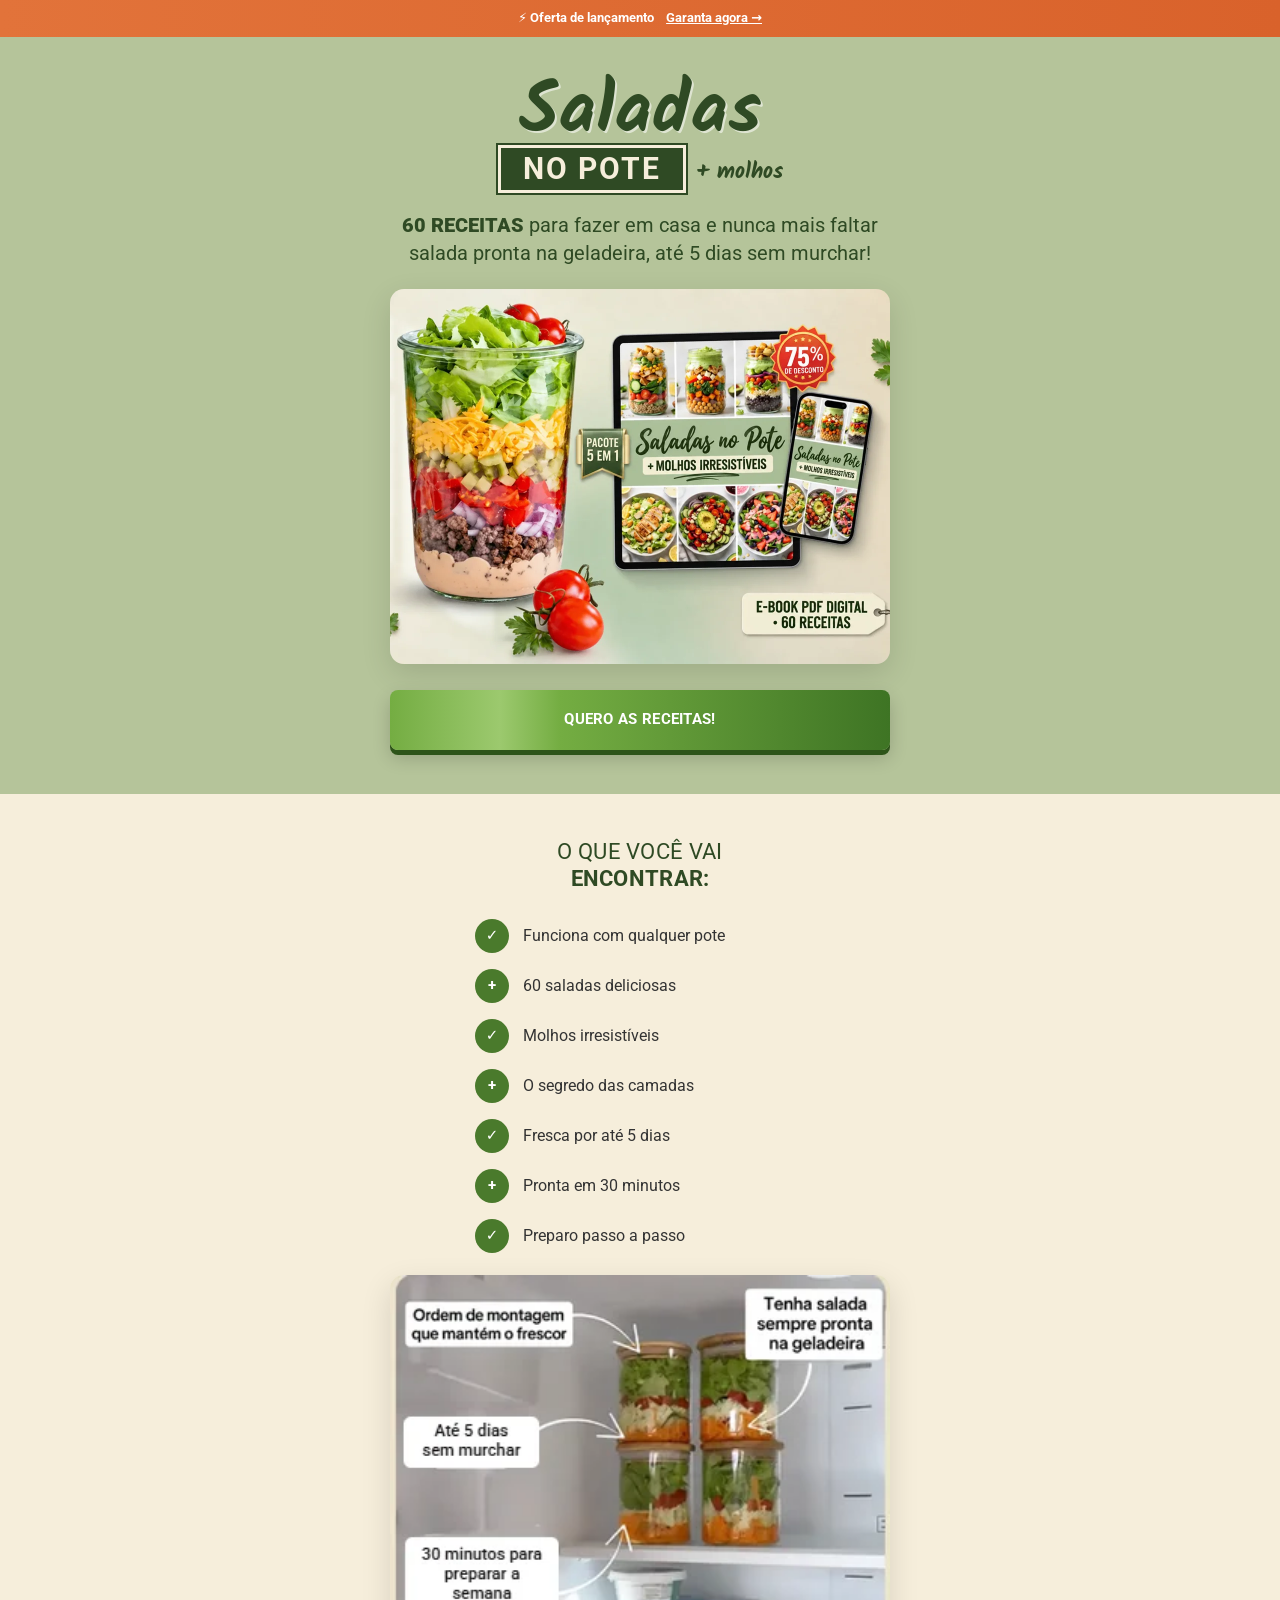
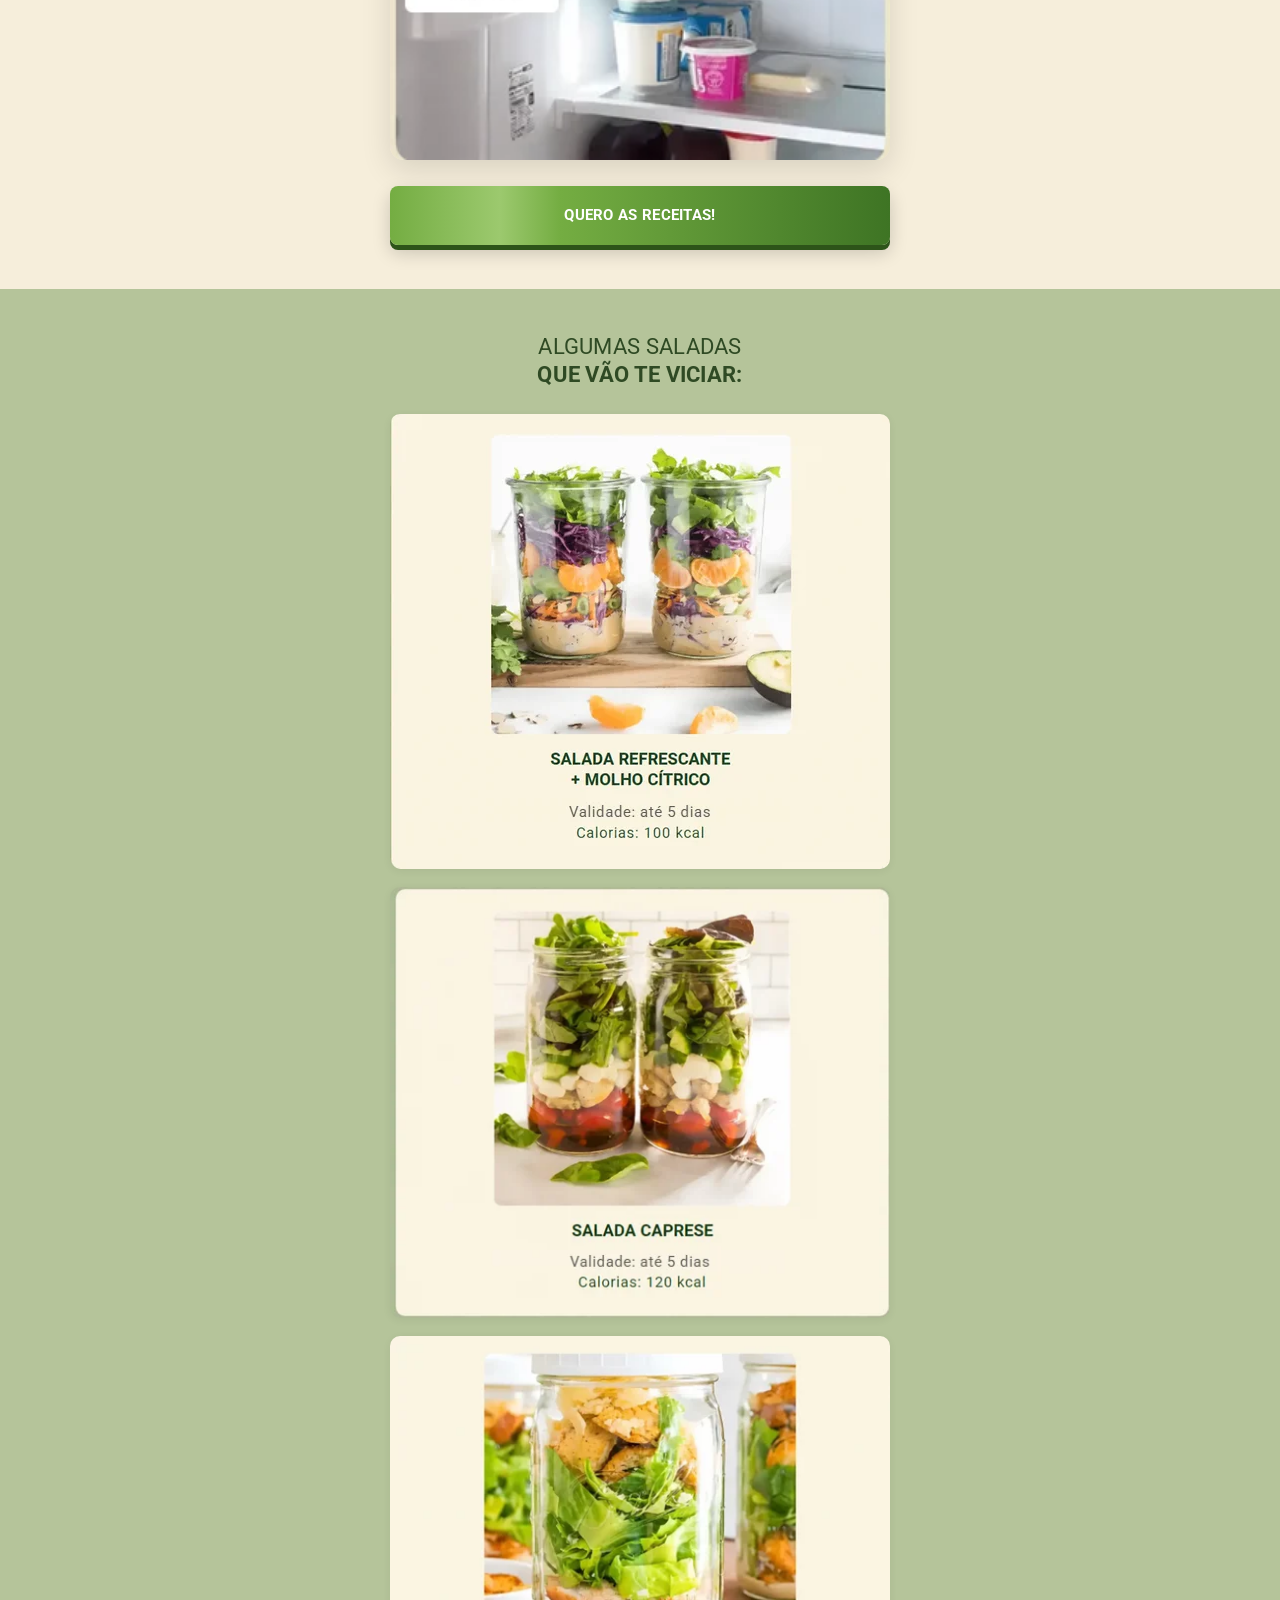
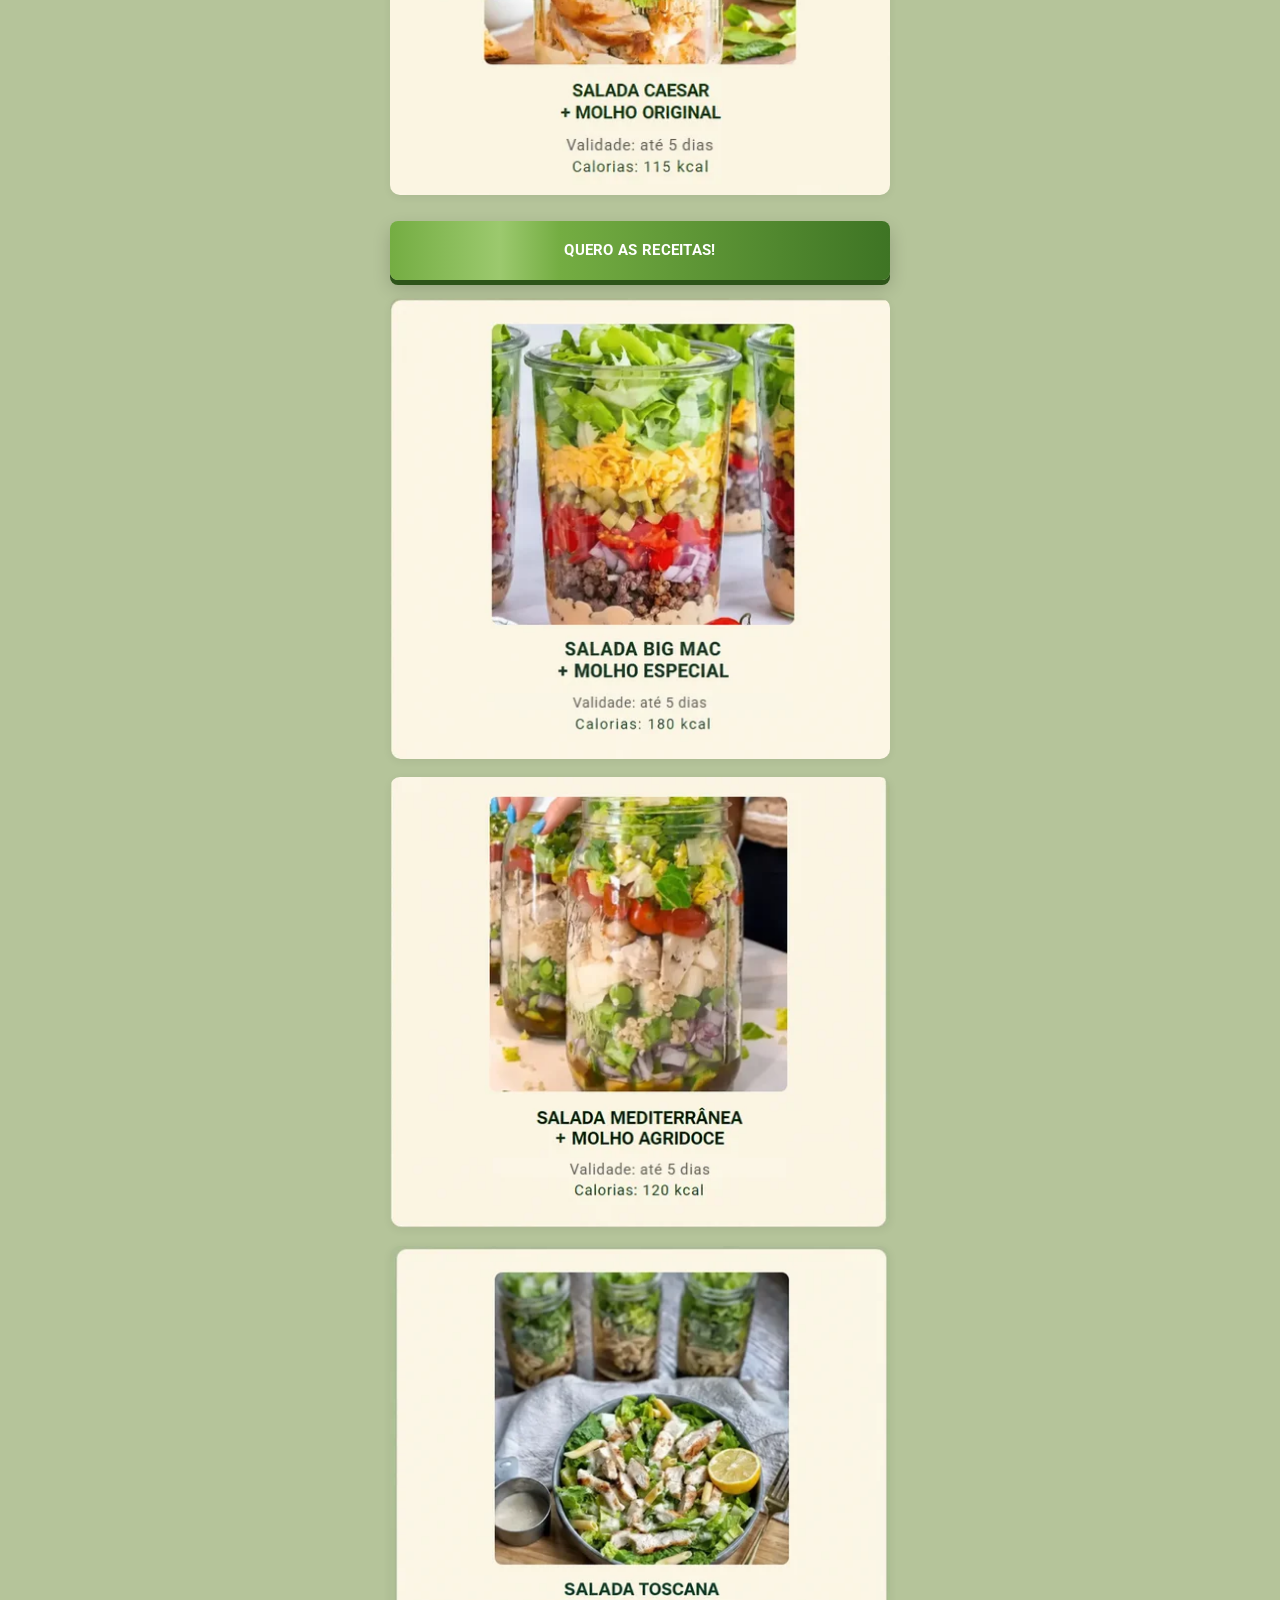
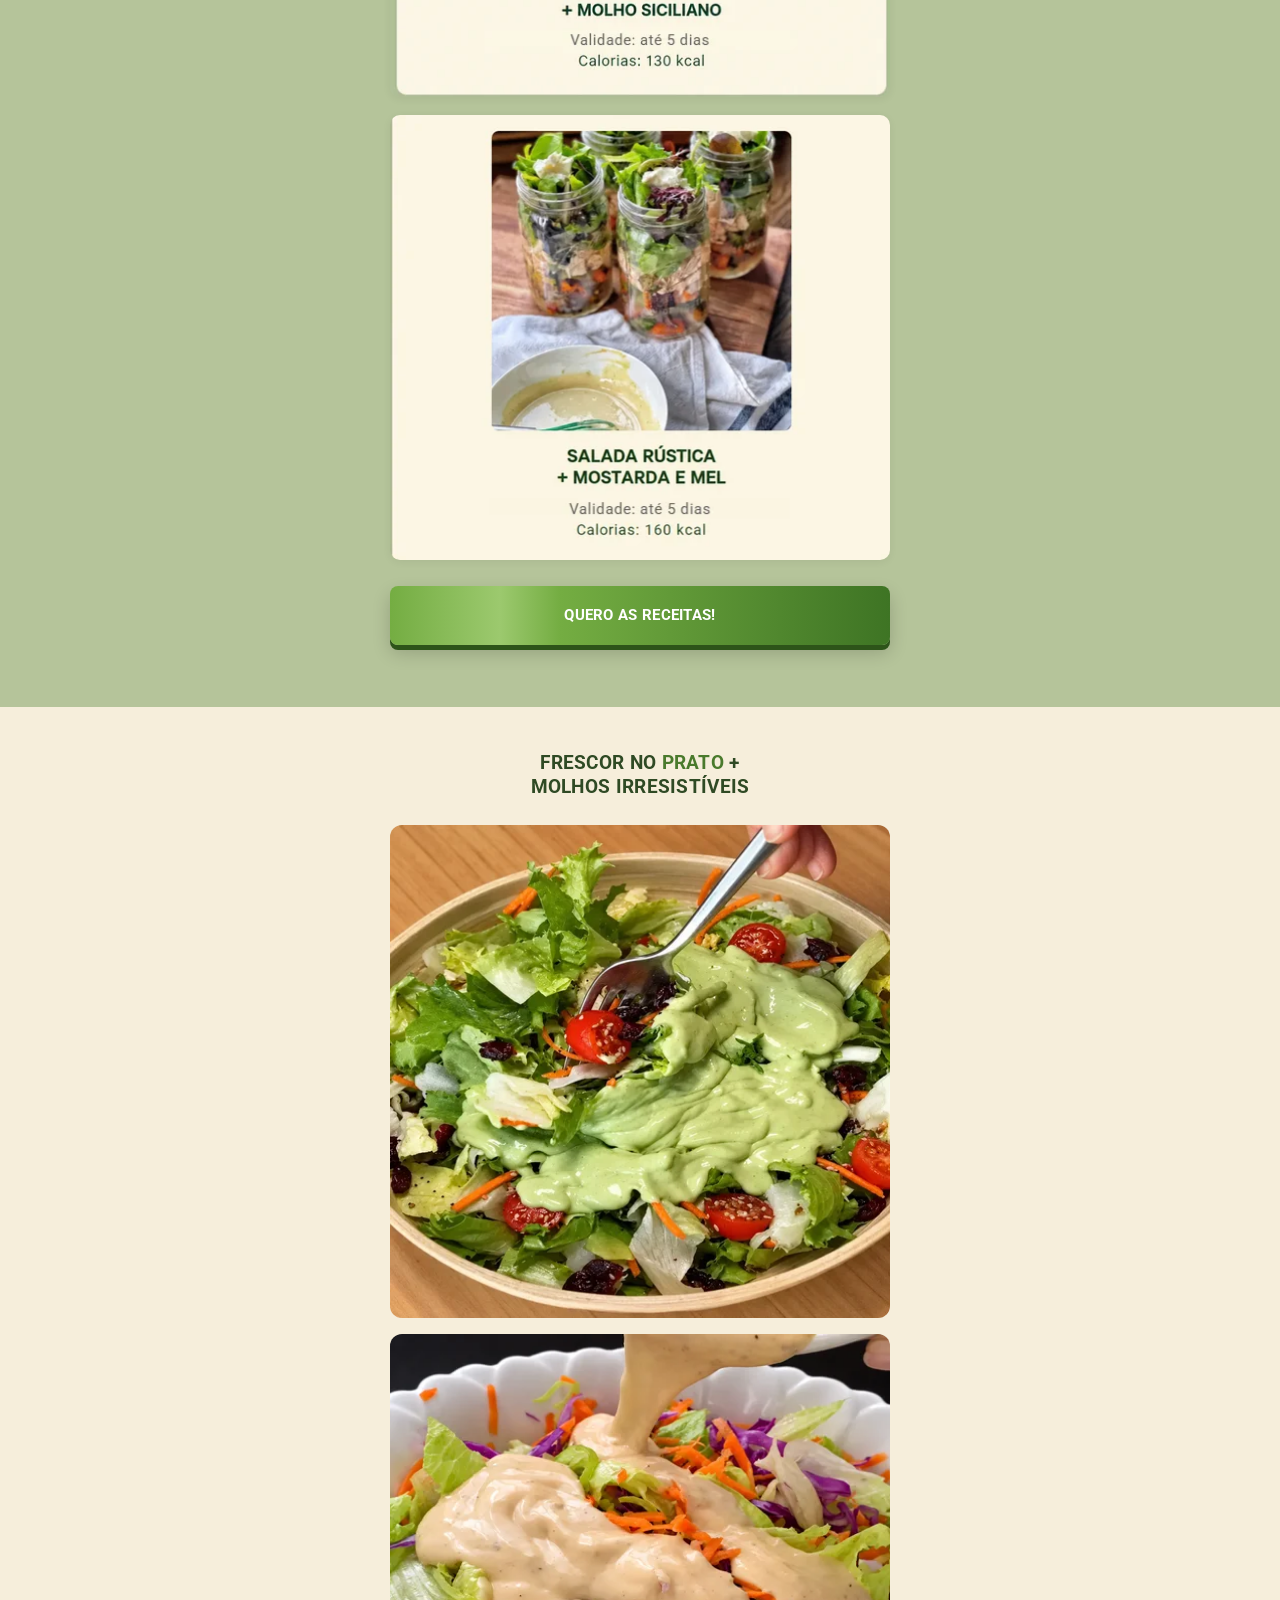
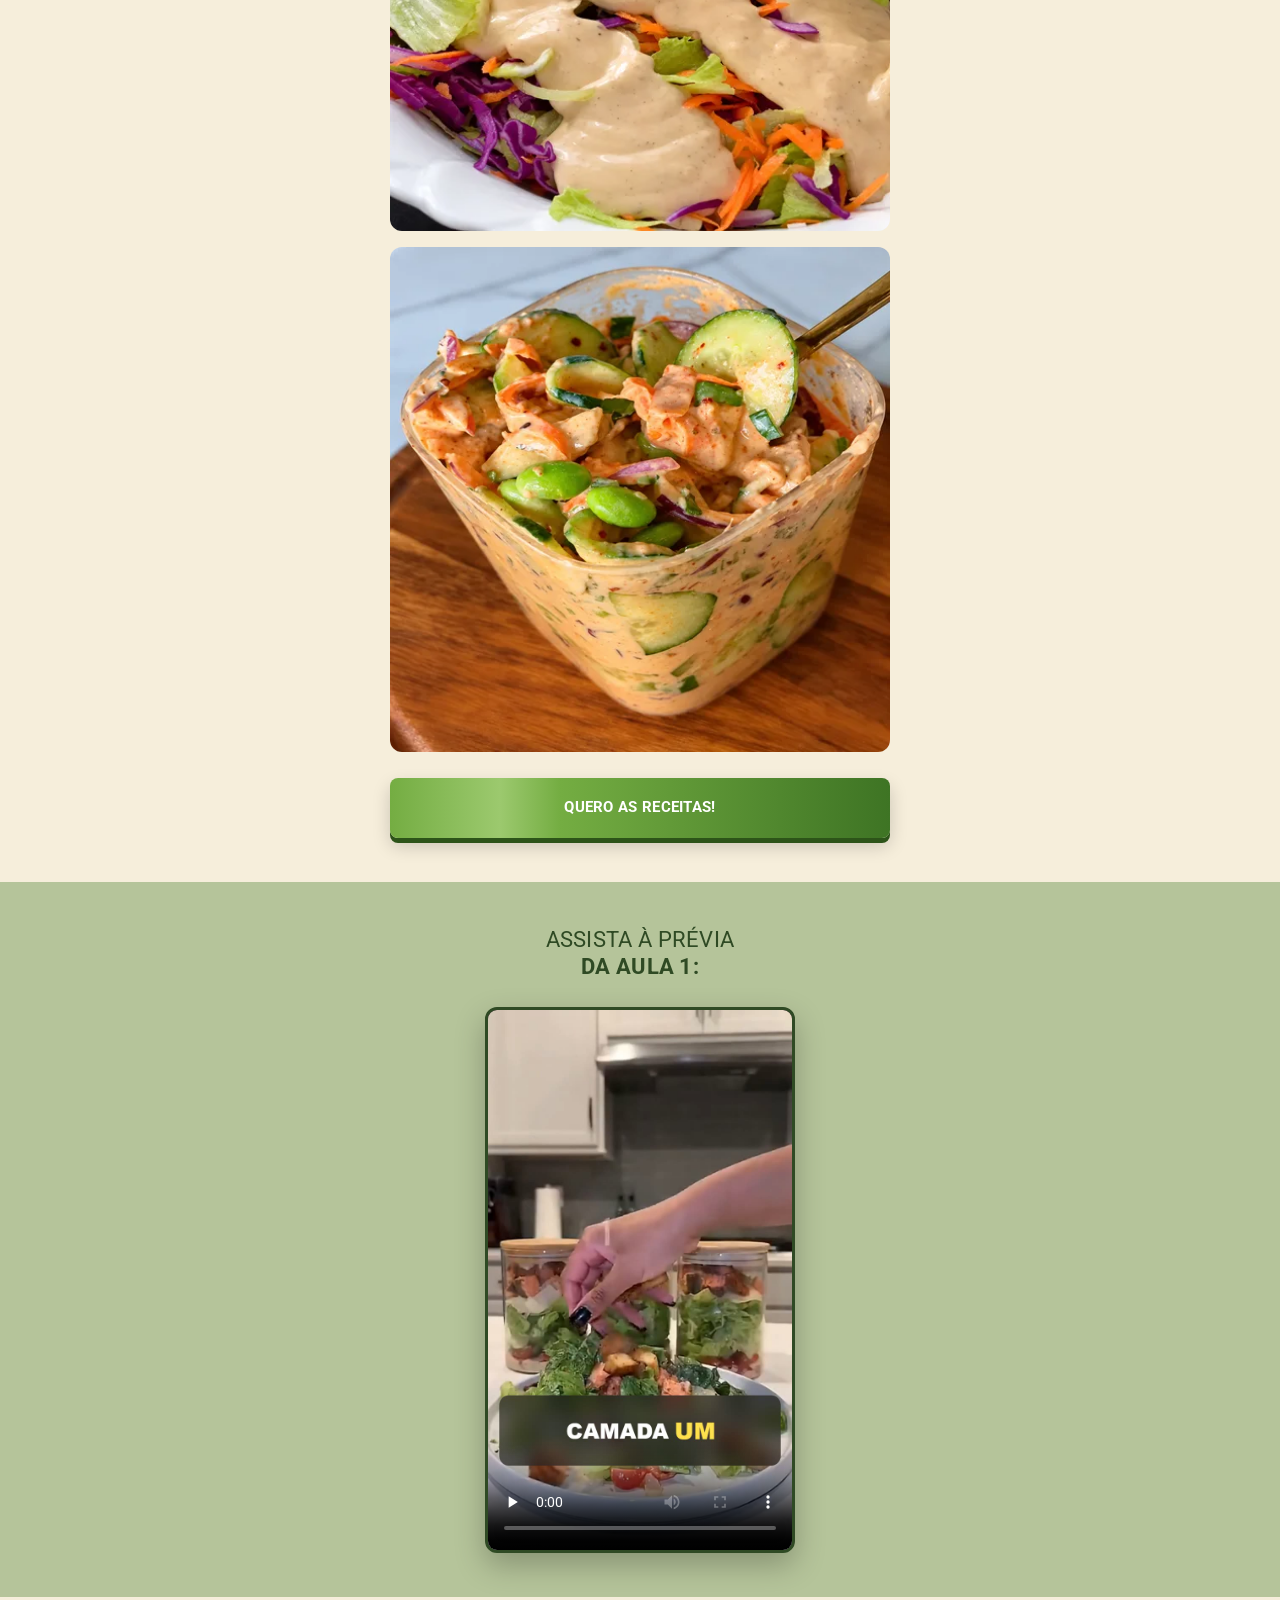
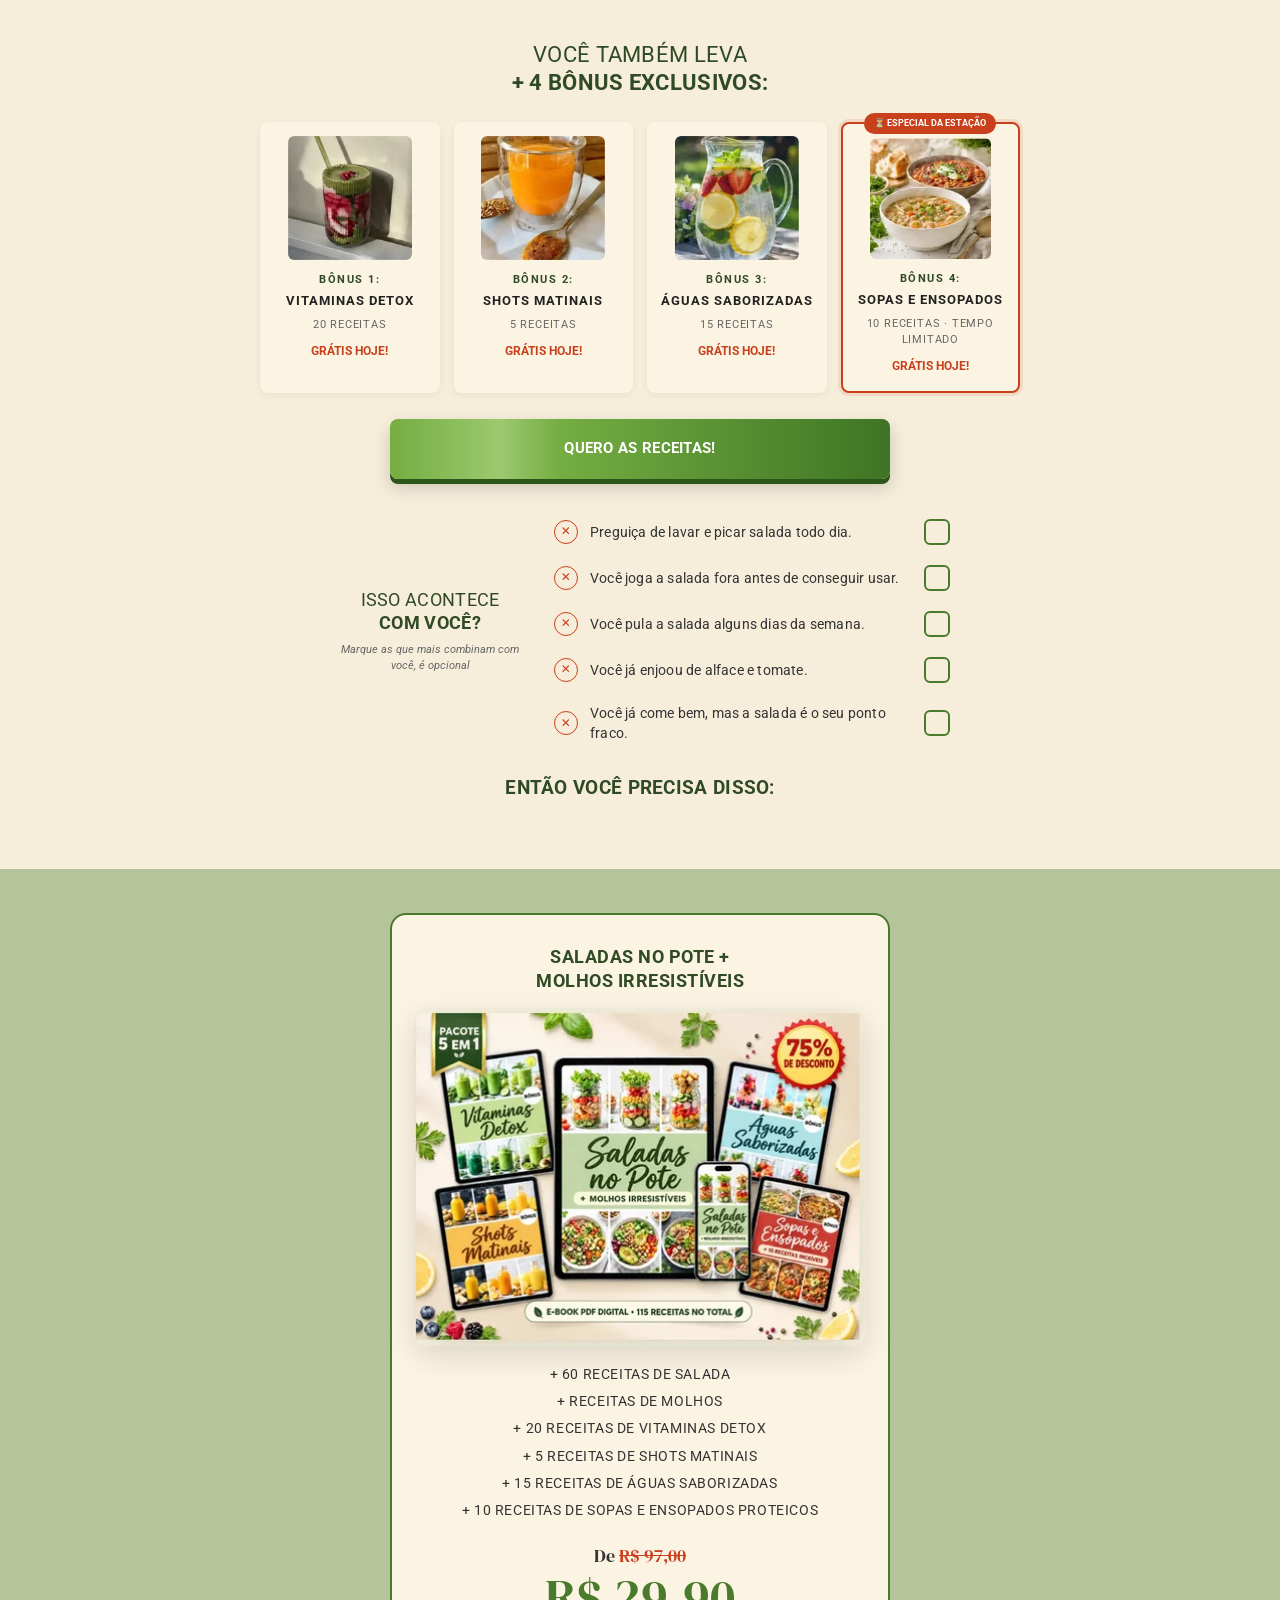
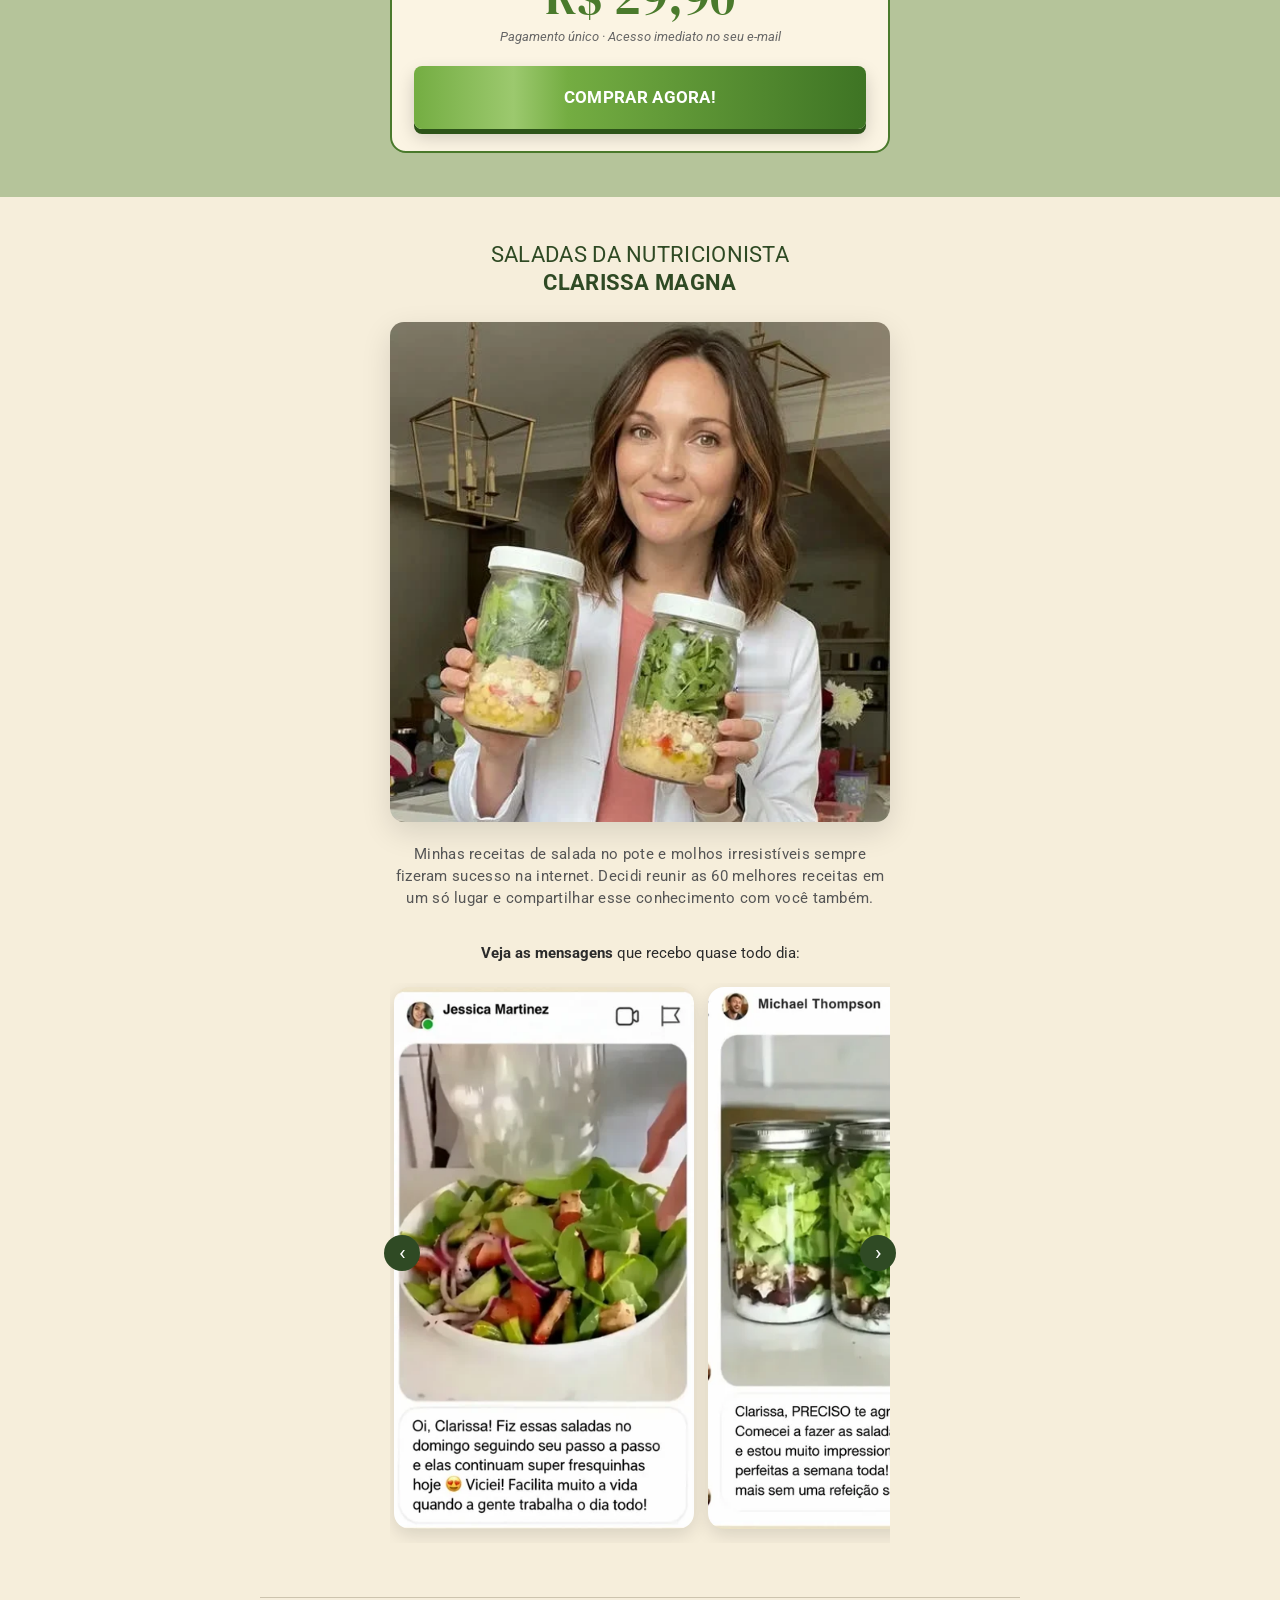
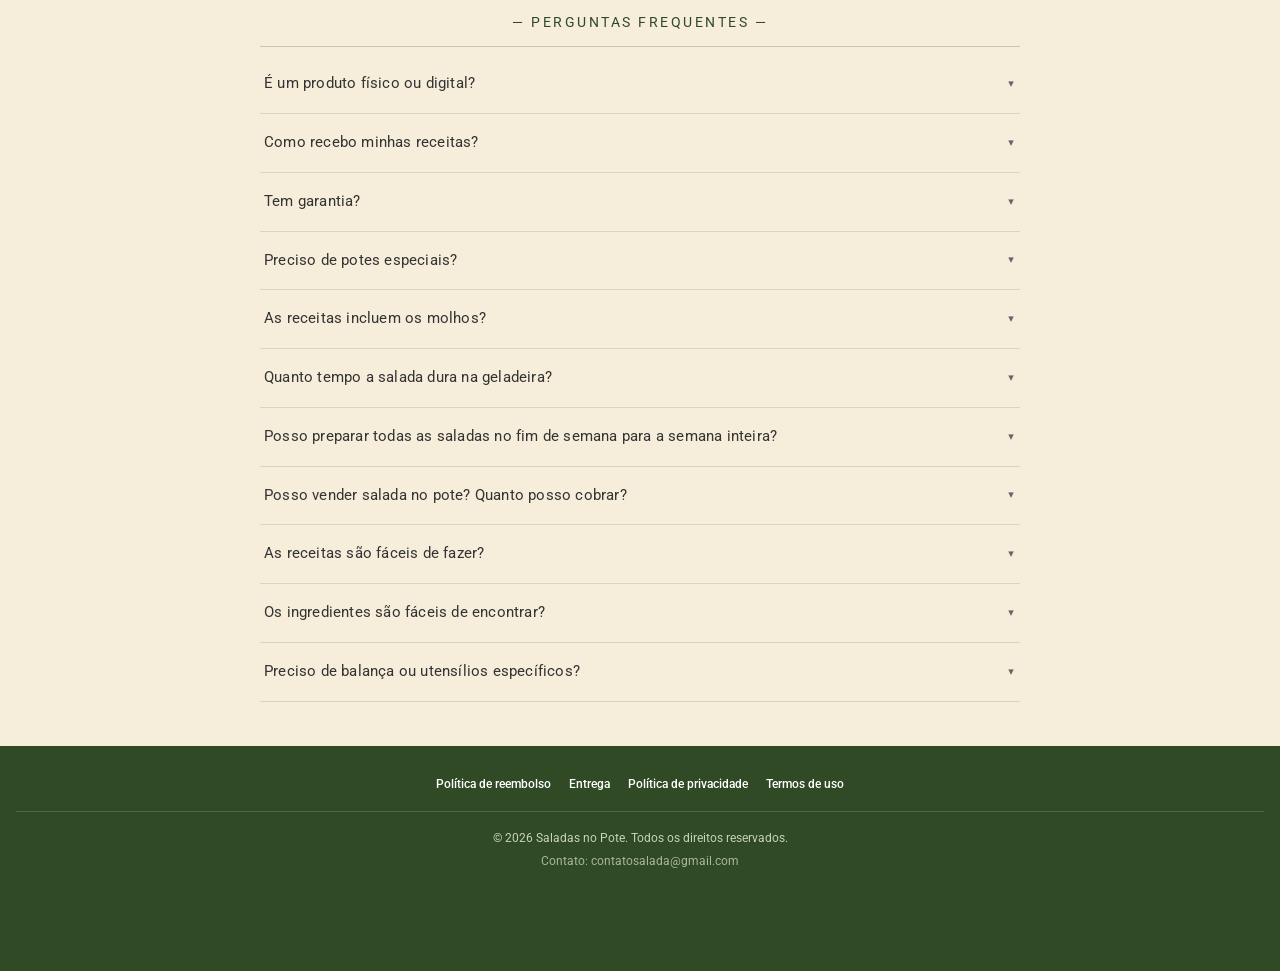
<file: index.html>
<!doctype html>
<html lang="pt-BR">
<head>
<meta charset="utf-8">
<meta name="viewport" content="width=device-width, initial-scale=1">
<title>Saladas no Pote (60 Receitas) + 4 Bônus 🎁</title>
<meta name="description" content="60 receitas de salada no pote para fazer em casa e nunca mais faltar salada pronta na geladeira. Com molhos irresistíveis e 4 bônus.">
<meta property="og:title" content="Saladas no Pote (60 Receitas) + 4 Bônus">
<meta property="og:description" content="60 receitas para ter salada pronta na geladeira a semana toda, sem murchar.">
<meta property="og:image" content="img/hero.webp">
<meta name="theme-color" content="#b5c49a">
<link rel="icon" href="data:image/svg+xml,<svg xmlns='http://www.w3.org/2000/svg' viewBox='0 0 100 100'><text y='.9em' font-size='90'>🥗</text></svg>">
<link rel="preconnect" href="https://fonts.googleapis.com">
<link rel="preconnect" href="https://fonts.gstatic.com" crossorigin>
<link href="https://fonts.googleapis.com/css2?family=Roboto:wght@400;500;700;900&family=Kalam:wght@700&family=DM+Serif+Display&display=swap" rel="stylesheet">
<link rel="stylesheet" href="style.css">
<script src="config.js"></script>

<!-- Utmify 1: captura de UTMs (repassa para os links do checkout) -->
<script src="https://cdn.utmify.com.br/scripts/utms/latest.js" data-utmify-prevent-xcod-sck data-utmify-prevent-subids async defer></script>

<!-- Utmify 2: pixel. O ID vem do config.js; carrega depois da página para não atrasar a primeira tela -->
<script>
(function () {
  var C = window.SP_CONFIG || {};
  if (!C.utmifyPixelId) return;
  window.pixelId = C.utmifyPixelId;
  function carregar() {
    var s = document.createElement('script');
    s.async = true; s.defer = true;
    s.src = 'https://cdn.utmify.com.br/scripts/pixel/pixel.js';
    document.head.appendChild(s);
  }
  if (document.readyState === 'complete') carregar(); else window.addEventListener('load', carregar);
})();
</script>
</head>
<body>

<!-- BARRA DO TOPO -->
<div class="topo">
  <span class="topo__com-contador" hidden>⚡ Oferta expira em <b class="topo__tempo" data-contador>15:00</b></span>
  <span class="topo__sem-contador">⚡ Oferta de lançamento</span>
  <a href="#preco">Garanta agora →</a>
</div>

<!-- HERO -->
<section class="sec sec--salvia hero">
  <div class="col">
    <h1 class="logo"><span class="logo__a">Saladas</span><span class="logo__b">NO POTE</span><span class="logo__c">+ molhos</span></h1>
    <p class="hero__sub"><b>60 RECEITAS</b> para fazer em casa e nunca mais faltar salada pronta na geladeira, até 5 dias sem murchar!</p>
    <img class="mockup" src="img/hero-mockup.webp" alt="Saladas no Pote: pote de salada e o material no tablet e no celular" width="1000" height="750" fetchpriority="high">
    <a class="btn" href="#preco" data-cta>QUERO AS RECEITAS!</a>
  </div>
</section>

<!-- O QUE VOCÊ VAI ENCONTRAR -->
<section class="sec sec--creme">
  <div class="col">
    <h2 class="titulo">O QUE VOCÊ VAI<b>ENCONTRAR:</b></h2>
    <ul class="encontrar">
      <li class="ok">Funciona com qualquer pote</li>
      <li class="mais">60 saladas deliciosas</li>
      <li class="ok">Molhos irresistíveis</li>
      <li class="mais">O segredo das camadas</li>
      <li class="ok">Fresca por até 5 dias</li>
      <li class="mais">Pronta em 30 minutos</li>
      <li class="ok">Preparo passo a passo</li>
    </ul>
    <img class="mockup" src="img/geladeira.webp" alt="Potes de salada na geladeira: ordem das camadas que mantém fresca" width="332" height="322" loading="lazy">
    <a class="btn" href="#preco" data-cta>QUERO AS RECEITAS!</a>
  </div>
</section>

<!-- ALGUMAS SALADAS -->
<section class="sec sec--salvia">
  <div class="col">
    <h2 class="titulo">ALGUMAS SALADAS<b>QUE VÃO TE VICIAR:</b></h2>
    <div class="cards">
      <img class="card-img" src="img/card-2.webp" alt="Salada refrescante com molho cítrico" width="500" height="455" loading="lazy">
      <img class="card-img" src="img/card-3.webp" alt="Salada caprese" width="500" height="455" loading="lazy">
      <img class="card-img" src="img/card-4.webp" alt="Salada caesar com molho original" width="500" height="455" loading="lazy">
    </div>
    <a class="btn" href="#preco" data-cta>QUERO AS RECEITAS!</a>
    <div class="cards">
      <img class="card-img" src="img/card-5.webp" alt="Salada big burger com molho especial" width="500" height="455" loading="lazy">
      <img class="card-img" src="img/card-6.webp" alt="Salada mediterrânea com molho agridoce" width="500" height="455" loading="lazy">
      <img class="card-img" src="img/card-7.webp" alt="Salada toscana com molho siciliano" width="500" height="455" loading="lazy">
      <img class="card-img" src="img/card-8.webp" alt="Salada rústica com mostarda e mel" width="500" height="455" loading="lazy">
    </div>
    <a class="btn" href="#preco" data-cta>QUERO AS RECEITAS!</a>
  </div>
</section>

<!-- FRESCOR NO PRATO -->
<section class="sec sec--creme">
  <div class="col">
    <h2 class="titulo titulo--um">FRESCOR NO <em>PRATO</em> +<br>MOLHOS IRRESISTÍVEIS</h2>
    <div class="galeria">
      <img src="img/molho-9.webp" alt="Molho verde cremoso sendo servido na salada" width="497" height="490" loading="lazy">
      <img src="img/molho-10.webp" alt="Molho rosé sobre salada colorida" width="485" height="482" loading="lazy">
      <img src="img/molho-11.webp" alt="Salada misturada com molho no pote" width="495" height="500" loading="lazy">
    </div>
    <a class="btn" href="#preco" data-cta>QUERO AS RECEITAS!</a>
  </div>
</section>

<!-- VSL / PRÉVIA DA AULA -->
<section class="sec sec--salvia">
  <div class="col">
    <h2 class="titulo">ASSISTA À PRÉVIA<b>DA AULA 1:</b></h2>
    <div class="video" id="vsl">
      <video src="video/vsl.mp4" poster="img/vsl-capa.jpg" controls playsinline preload="none" width="720" height="1280"></video>
    </div>
  </div>
</section>

<!-- BÔNUS -->
<section class="sec sec--creme">
  <div class="col col--larga">
    <h2 class="titulo">VOCÊ TAMBÉM LEVA<b>+ 4 BÔNUS EXCLUSIVOS:</b></h2>
    <div class="bonus">
      <article class="bonus__card"><img src="img/bonus-1.webp" alt="Bônus 1" loading="lazy"><p class="bonus__n">BÔNUS 1:</p><h3>VITAMINAS DETOX</h3><p class="bonus__q">20 RECEITAS</p><p class="bonus__p"><s data-bonus-de></s> GRÁTIS HOJE!</p></article>
      <article class="bonus__card"><img src="img/bonus-2.webp" alt="Bônus 2" loading="lazy"><p class="bonus__n">BÔNUS 2:</p><h3>SHOTS MATINAIS</h3><p class="bonus__q">5 RECEITAS</p><p class="bonus__p"><s data-bonus-de></s> GRÁTIS HOJE!</p></article>
      <article class="bonus__card"><img src="img/bonus-3.webp" alt="Bônus 3" loading="lazy"><p class="bonus__n">BÔNUS 3:</p><h3>ÁGUAS SABORIZADAS</h3><p class="bonus__q">15 RECEITAS</p><p class="bonus__p"><s data-bonus-de></s> GRÁTIS HOJE!</p></article>
      <article class="bonus__card bonus__card--destaque"><span class="bonus__selo">⏳ ESPECIAL DA ESTAÇÃO</span><img src="img/bonus-4.webp" alt="Bônus 4" loading="lazy"><p class="bonus__n">BÔNUS 4:</p><h3>SOPAS E ENSOPADOS</h3><p class="bonus__q">10 RECEITAS · TEMPO LIMITADO</p><p class="bonus__p"><s data-bonus-de></s> GRÁTIS HOJE!</p></article>
    </div>
    <a class="btn" href="#preco" data-cta>QUERO AS RECEITAS!</a>

    <!-- DORES -->
    <div class="dores">
      <div class="dores__titulo">
        <h2 class="titulo">ISSO ACONTECE<b>COM VOCÊ?</b></h2>
        <p>Marque as que mais combinam com você, é opcional</p>
      </div>
      <div class="dores__lista">
        <button class="dor" type="button"><i>✕</i><span>Preguiça de lavar e picar salada todo dia.</span><u></u></button>
        <button class="dor" type="button"><i>✕</i><span>Você joga a salada fora antes de conseguir usar.</span><u></u></button>
        <button class="dor" type="button"><i>✕</i><span>Você pula a salada alguns dias da semana.</span><u></u></button>
        <button class="dor" type="button"><i>✕</i><span>Você já enjoou de alface e tomate.</span><u></u></button>
        <button class="dor" type="button"><i>✕</i><span>Você já come bem, mas a salada é o seu ponto fraco.</span><u></u></button>
      </div>
    </div>
    <h2 class="titulo titulo--um">ENTÃO VOCÊ PRECISA DISSO:</h2>
  </div>
</section>

<!-- OFERTA -->
<section class="sec sec--salvia" id="preco">
  <div class="col">
    <div class="oferta">
      <h3>SALADAS NO POTE +<br>MOLHOS IRRESISTÍVEIS</h3>
      <img class="mockup mockup--pacote" src="img/pacote.webp" alt="Pacote completo: Saladas no Pote e 4 bônus" width="450" height="336" loading="lazy">
      <ul>
        <li>+ 60 RECEITAS DE SALADA</li>
        <li>+ RECEITAS DE MOLHOS</li>
        <li>+ 20 RECEITAS DE VITAMINAS DETOX</li>
        <li>+ 5 RECEITAS DE SHOTS MATINAIS</li>
        <li>+ 15 RECEITAS DE ÁGUAS SABORIZADAS</li>
        <li>+ 10 RECEITAS DE SOPAS E ENSOPADOS PROTEICOS</li>
      </ul>
      <p class="oferta__de">De <s>R$ <span data-sp="precoDe">97,00</span></s></p>
      <p class="oferta__valor">R$ <span data-sp="preco">29,90</span></p>
      <p class="oferta__obs">Pagamento único · Acesso imediato no seu e-mail</p>
      <div class="contador" hidden>
        <div><b data-min>14</b><span>MINUTOS</span></div>
        <div><b data-seg>59</b><span>SEGUNDOS</span></div>
      </div>
      <a class="btn btn--cheio" href="#preco" data-cta>COMPRAR AGORA!</a>
      <p class="oferta__aviso" hidden>**OFERTA EXPIRA HOJE**</p>
    </div>
  </div>
</section>

<!-- ESPECIALISTA + DEPOIMENTOS -->
<section class="sec sec--creme">
  <div class="col">
    <h2 class="titulo">SALADAS DA NUTRICIONISTA<b data-sp="especialista">[NOME DA ESPECIALISTA]</b></h2>
    <img class="especialista__foto" src="img/clarissa.webp" alt="Nutricionista Clarissa Magna segurando dois potes de salada" width="480" height="480" loading="lazy">
    <p class="especialista__txt">Minhas receitas de salada no pote e molhos irresistíveis sempre fizeram sucesso na internet. Decidi reunir as 60 melhores receitas em um só lugar e compartilhar esse conhecimento com você também.</p>
    <p class="depo__chamada"><b>Veja as mensagens</b> que recebo quase todo dia:</p>
    <div class="depo">
      <button class="depo__seta depo__seta--esq" type="button" aria-label="Anterior">‹</button>
      <div class="depo__trilho">
        <img class="depo__img" src="img/depo-14.webp" alt="Mensagem de cliente para a Clarissa" width="375" height="667" loading="lazy">
        <img class="depo__img" src="img/depo-15.webp" alt="Mensagem de cliente para a Clarissa" width="375" height="667" loading="lazy">
        <img class="depo__img" src="img/depo-16.webp" alt="Mensagem de cliente para a Clarissa" width="375" height="667" loading="lazy">
        <img class="depo__img" src="img/depo-17.webp" alt="Mensagem de cliente para a Clarissa" width="375" height="667" loading="lazy">
        <img class="depo__img" src="img/depo-18.webp" alt="Mensagem de cliente para a Clarissa" width="375" height="667" loading="lazy">
      </div>
      <button class="depo__seta depo__seta--dir" type="button" aria-label="Próximo">›</button>
    </div>
  </div>
</section>

<!-- FAQ -->
<section class="sec sec--creme faq-sec">
  <div class="col col--faq">
    <h2 class="faq__titulo">— PERGUNTAS FREQUENTES —</h2>
    <div class="faq">
      <details><summary>É um produto físico ou digital?</summary><p>É um produto 100% digital. As 60 receitas, os molhos e os bônus chegam no seu e-mail logo depois da compra, prontos para baixar. Você pode ler no celular, tablet ou computador, ou imprimir em casa se preferir. Sem frete, sem espera, acesso imediato de qualquer lugar.</p></details>
      <details><summary>Como recebo minhas receitas?</summary><p>Assim que o pagamento é confirmado, você recebe no e-mail o acesso às 60 receitas de salada, aos molhos irresistíveis e a todos os bônus. Tudo disponível para baixar e começar a usar na hora.</p></details>
      <details><summary>Tem garantia?</summary><p>Sim! Você tem 7 dias de garantia. Se não ficar satisfeita, é só pedir o reembolso por e-mail dentro desse prazo e devolvemos 100% do valor.</p></details>
      <details><summary>Preciso de potes especiais?</summary><p>Não! Qualquer pote que você já tem em casa funciona: plástico ou vidro, grande ou pequeno. O que importa é uma boa vedação para manter a salada fresca.</p></details>
      <details><summary>As receitas incluem os molhos?</summary><p>Sim! As 60 receitas vêm com molhos específicos e deliciosos. São caseiros, fáceis de preparar e transformam o sabor da salada.</p></details>
      <details><summary>Quanto tempo a salada dura na geladeira?</summary><p>Montada do jeito certo, com o método das camadas que a gente ensina, a salada fica fresca por até 5 dias na geladeira. Prepare no domingo e coma bem a semana toda.</p></details>
      <details><summary>Posso preparar todas as saladas no fim de semana para a semana inteira?</summary><p>Pode, é exatamente esse o método que a gente ensina! A maioria prepara as saladas da semana no sábado ou domingo, em cerca de 30 minutos. Muito mais prático do que picar todo dia.</p></details>
      <details><summary>Posso vender salada no pote? Quanto posso cobrar?</summary><p>Pode! Muita gente usa as receitas para vender e ter uma renda extra. O preço depende da sua região e dos ingredientes.</p></details>
      <details><summary>As receitas são fáceis de fazer?</summary><p>Super fáceis! Todas têm instruções claras e passo a passo simples. Se você sabe picar, misturar e temperar, consegue fazer.</p></details>
      <details><summary>Os ingredientes são fáceis de encontrar?</summary><p>Sim! Todas as receitas usam ingredientes simples, de qualquer supermercado ou feira. Nada exótico ou caro.</p></details>
      <details><summary>Preciso de balança ou utensílios específicos?</summary><p>Não precisa de nada disso. Só potes, colheres, uma faca e uma tábua. Só isso.</p></details>
    </div>
  </div>
</section>

<footer class="rodape">
  <nav>
    <a href="#" data-politica="reembolso">Política de reembolso</a>
    <a href="#" data-politica="entrega">Entrega</a>
    <a href="#" data-politica="privacidade">Política de privacidade</a>
    <a href="#" data-politica="termos">Termos de uso</a>
  </nav>
  <p>© 2026 <span data-sp="empresa">Saladas no Pote</span>. Todos os direitos reservados.</p>
  <p class="rodape__mini">Contato: <span data-sp="email"></span></p>
</footer>

<div class="cta-fixo"><a class="btn" href="#preco" data-cta>QUERO AS RECEITAS!</a></div>

<div class="modal" id="modal" hidden><div class="modal__caixa" role="dialog" aria-modal="true"><button class="modal__fechar" type="button" aria-label="Fechar">×</button><div class="modal__corpo"></div></div></div>

<!-- POLÍTICAS -->
<template id="pol-reembolso">
  <h2>Política de reembolso</h2>
  <h3>Produto digital</h3>
  <p>Nossos produtos são 100% digitais. Não há versão impressa nem envio pelos Correios. O acesso é enviado ao e-mail informado na compra assim que o pagamento é confirmado.</p>
  <h3>Garantia de 7 dias</h3>
  <p>Conforme o art. 49 do Código de Defesa do Consumidor, você pode desistir da compra em até 7 dias corridos a partir da data do pagamento, sem precisar justificar. O valor é devolvido integralmente pelo mesmo meio de pagamento.</p>
  <h3>Como pedir</h3>
  <p>Envie um e-mail para <b data-sp="email"></b> com o e-mail usado na compra e o número do pedido. Respondemos em até 2 dias úteis.</p>
  <h3>Problemas de acesso</h3>
  <p>Não conseguir abrir ou encontrar os arquivos se resolve com o reenvio do acesso. Fale com a gente que reenviamos sem custo.</p>
</template>

<template id="pol-entrega">
  <h2>Entrega</h2>
  <h3>Produto 100% digital</h3>
  <p>Todos os nossos produtos são digitais, em arquivos para baixar. Não há versão impressa e nenhum produto físico é enviado.</p>
  <h3>Prazo</h3>
  <p>Imediato. Assim que o pagamento é confirmado, você recebe dois e-mails: a confirmação do pedido e o acesso ao material. No boleto, a liberação acontece após a compensação.</p>
  <h3>Não recebeu?</h3>
  <p>Confira as pastas de spam, promoções e atualizações. Se ainda não encontrar, escreva para <b data-sp="email"></b> que reenviamos seu acesso.</p>
  <h3>Acesso vitalício</h3>
  <p>O material é seu para sempre, com atualizações gratuitas sempre que ampliarmos o conteúdo.</p>
</template>

<template id="pol-privacidade">
  <h2>Política de privacidade</h2>
  <p>Esta política explica como tratamos seus dados pessoais, em conformidade com a Lei Geral de Proteção de Dados (Lei 13.709/2018).</p>
  <h3>Dados que coletamos</h3>
  <ul>
    <li>Dados informados na compra: nome, e-mail, telefone e CPF, usados para processar o pagamento e entregar o produto.</li>
    <li>Dados de navegação: páginas visitadas, dispositivo e origem do acesso, coletados por cookies e pixels de publicidade (como o do Meta) para medir e melhorar nossos anúncios.</li>
  </ul>
  <h3>Com quem compartilhamos</h3>
  <p>Com a plataforma de pagamento, com o serviço de entrega do produto digital e com ferramentas de análise e publicidade, apenas no necessário para essas finalidades. Não vendemos seus dados.</p>
  <h3>Pagamentos</h3>
  <p>Os dados do cartão são processados diretamente pela plataforma de pagamento e não ficam armazenados conosco.</p>
  <h3>Seus direitos</h3>
  <p>Você pode pedir acesso, correção ou exclusão dos seus dados a qualquer momento pelo e-mail <b data-sp="email"></b>.</p>
</template>

<template id="pol-termos">
  <h2>Termos de uso</h2>
  <h3>1. Produto</h3>
  <p>O material é digital e entregue por e-mail após a confirmação do pagamento.</p>
  <h3>2. Licença</h3>
  <p>Ao comprar, você recebe uma licença pessoal e intransferível. Não é permitido copiar, revender, compartilhar ou distribuir o material, no todo ou em parte.</p>
  <h3>3. Propriedade intelectual</h3>
  <p>Textos, receitas, imagens e design são protegidos pela lei de direitos autorais (Lei 9.610/1998).</p>
  <h3>4. Saúde</h3>
  <p>O conteúdo tem fins culinários e informativos e não substitui a orientação de um nutricionista ou médico. Verifique alergias e restrições antes de preparar as receitas.</p>
  <h3>5. Reembolso</h3>
  <p>Segue a nossa Política de reembolso, com garantia de 7 dias.</p>
  <h3>6. Contato</h3>
  <p>Dúvidas: <b data-sp="email"></b>.</p>
</template>

<script src="app.js"></script>
</body>
</html>
</file>
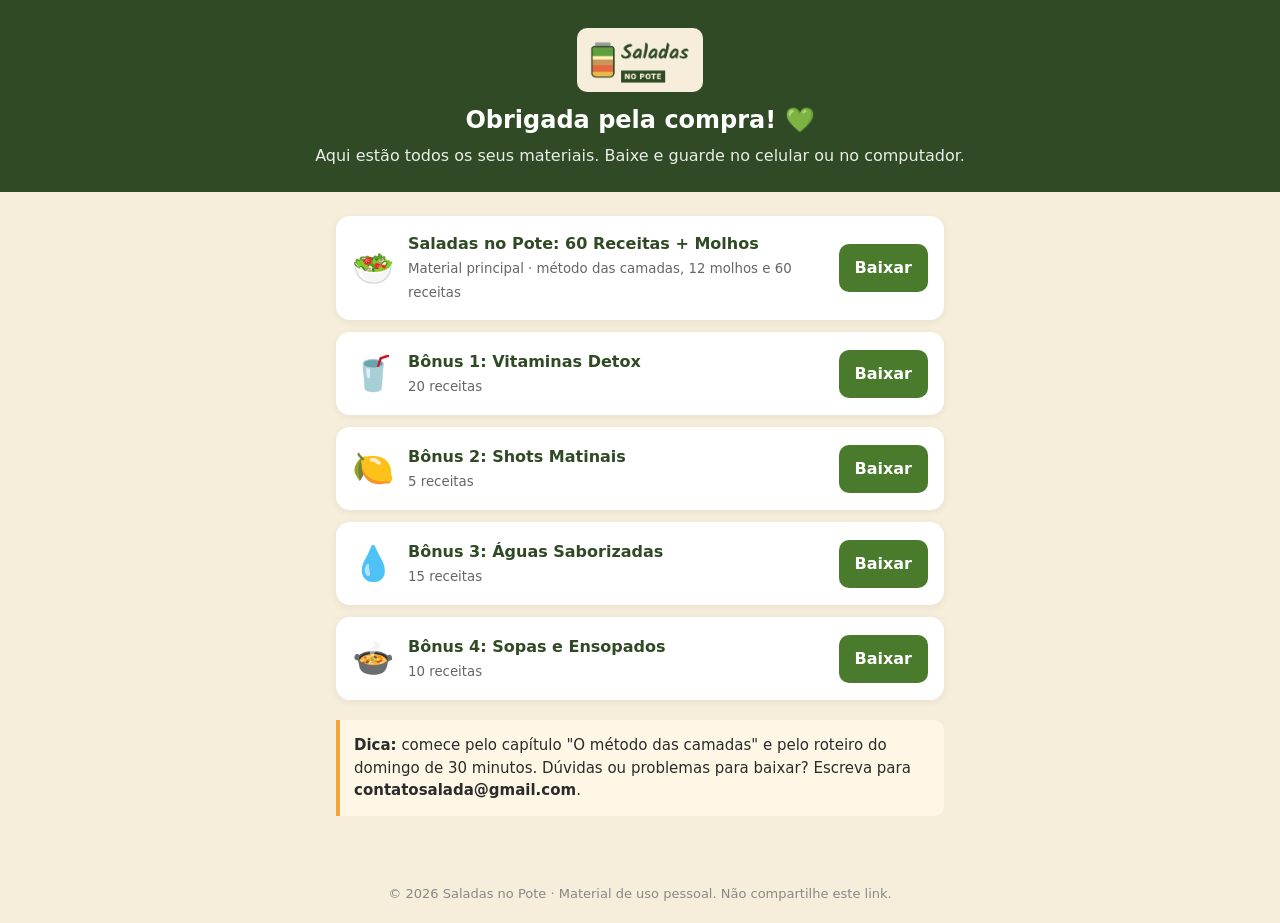
<file: acesso-e1a9b4273c32/index.html>
<!doctype html>
<html lang="pt-BR">
<head>
<meta charset="utf-8">
<meta name="viewport" content="width=device-width, initial-scale=1">
<meta name="robots" content="noindex, nofollow">
<title>Seu acesso · Saladas no Pote</title>
<link rel="icon" href="data:image/svg+xml,<svg xmlns='http://www.w3.org/2000/svg' viewBox='0 0 100 100'><text y='.9em' font-size='90'>🥗</text></svg>">
<style>
  :root { --verde: #2f4a24; --creme: #f6eedb; --btn: #4a7a2c; }
  * { box-sizing: border-box; margin: 0; padding: 0; }
  body { font-family: system-ui, -apple-system, 'Segoe UI', Roboto, sans-serif; background: var(--creme); color: #2b2b2b; line-height: 1.5; }
  .topo { background: var(--verde); color: #fff; text-align: center; padding: 28px 16px 24px; }
  .topo img { height: 64px; margin: 0 auto 10px; display: block; background: #f6eedb; border-radius: 10px; padding: 6px 10px; }
  .topo h1 { font-size: 24px; }
  .topo p { opacity: .9; margin-top: 6px; }
  main { max-width: 640px; margin: 0 auto; padding: 24px 16px 48px; }
  .item { display: flex; align-items: center; gap: 14px; background: #fff; border-radius: 14px; padding: 16px; margin-bottom: 12px; box-shadow: 0 2px 8px rgba(0,0,0,.06); }
  .item .ico { font-size: 34px; }
  .item div { flex: 1; }
  .item b { display: block; color: var(--verde); }
  .item small { color: #666; }
  .item a { background: var(--btn); color: #fff; text-decoration: none; font-weight: 700; padding: 12px 16px; border-radius: 10px; white-space: nowrap; }
  .dica { background: #fff7e6; border-left: 4px solid #f0a63a; padding: 14px; border-radius: 0 10px 10px 0; margin-top: 20px; font-size: 15px; }
  footer { text-align: center; color: #888; font-size: 13px; padding: 20px; }
</style>
</head>
<body>
<header class="topo">
  <img src="../img/logo.png" alt="Saladas no Pote">
  <h1>Obrigada pela compra! 💚</h1>
  <p>Aqui estão todos os seus materiais. Baixe e guarde no celular ou no computador.</p>
</header>
<main>
  <div class="item"><span class="ico">🥗</span><div><b>Saladas no Pote: 60 Receitas + Molhos</b><small>Material principal · método das camadas, 12 molhos e 60 receitas</small></div><a href="arquivos/saladas-no-pote-60-receitas.pdf" download>Baixar</a></div>
  <div class="item"><span class="ico">🥤</span><div><b>Bônus 1: Vitaminas Detox</b><small>20 receitas</small></div><a href="arquivos/bonus-1-vitaminas-detox.pdf" download>Baixar</a></div>
  <div class="item"><span class="ico">🍋</span><div><b>Bônus 2: Shots Matinais</b><small>5 receitas</small></div><a href="arquivos/bonus-2-shots-matinais.pdf" download>Baixar</a></div>
  <div class="item"><span class="ico">💧</span><div><b>Bônus 3: Águas Saborizadas</b><small>15 receitas</small></div><a href="arquivos/bonus-3-aguas-saborizadas.pdf" download>Baixar</a></div>
  <div class="item"><span class="ico">🍲</span><div><b>Bônus 4: Sopas e Ensopados</b><small>10 receitas</small></div><a href="arquivos/bonus-4-sopas-e-ensopados.pdf" download>Baixar</a></div>
  <p class="dica"><b>Dica:</b> comece pelo capítulo "O método das camadas" e pelo roteiro do domingo de 30 minutos. Dúvidas ou problemas para baixar? Escreva para <b>contatosalada@gmail.com</b>.</p>
</main>
<footer>© 2026 Saladas no Pote · Material de uso pessoal. Não compartilhe este link.</footer>
</body>
</html>
</file>
<file: style.css>
/* Saladas no Pote: página de vendas no mesmo layout da referência (sálvia + creme, coluna central) */
:root {
  --salvia: #b5c49a;
  --creme: #f6eedb;
  --card: #fbf4e3;
  --verde: #2f4a24;
  --verde-medio: #4a7a2c;
  --btn-a: #74ad42;
  --btn-b: #3e7424;
  --btn-sombra: #2d5419;
  --laranja: #d9622b;
  --vermelho: #c8401c;
  --texto: #2b2b2b;
  --cinza: #555;
}
* { box-sizing: border-box; margin: 0; padding: 0; }
html { scroll-behavior: smooth; }
body { font-family: 'Roboto', system-ui, sans-serif; color: var(--texto); background: var(--creme); line-height: 1.45; -webkit-font-smoothing: antialiased; }
img { max-width: 100%; height: auto; display: block; }
a { color: inherit; }
button { font: inherit; }

.sec { padding: 44px 16px; }
.sec--salvia { background: var(--salvia); }
.sec--creme { background: var(--creme); }
.col { max-width: 500px; margin: 0 auto; }
.col--larga { max-width: 760px; }
.col--faq { max-width: 760px; }

.titulo { text-align: center; color: var(--verde); font-weight: 400; font-size: 22px; line-height: 1.25; margin-bottom: 26px; letter-spacing: .3px; }
.titulo b { display: block; font-weight: 700; }
.titulo--um { font-weight: 700; font-size: 19px; }
.titulo em { font-style: normal; color: var(--verde-medio); }

/* Botão verde com brilho, igual à referência */
.btn {
  display: block; width: 100%; max-width: 500px; margin: 26px auto 0;
  text-align: center; text-decoration: none; color: #fff; font-weight: 700; font-size: 15px; letter-spacing: .3px;
  padding: 19px 16px; border-radius: 8px;
  background: linear-gradient(90deg, var(--btn-a) 0%, #9cc96e 22%, var(--btn-a) 34%, var(--btn-b) 100%);
  box-shadow: 0 5px 0 var(--btn-sombra), 0 8px 18px rgba(0, 0, 0, .18);
  transition: transform .12s, box-shadow .12s;
}
.btn:hover { transform: translateY(2px); box-shadow: 0 3px 0 var(--btn-sombra), 0 6px 14px rgba(0, 0, 0, .18); }

/* Espaços reservados (preencher depois) */
.reservado {
  display: flex; flex-direction: column; justify-content: center; align-items: center; text-align: center;
  border: 2px dashed rgba(47, 74, 36, .45); border-radius: 12px; background: rgba(255, 255, 255, .45);
  color: var(--verde); font-weight: 700; font-size: 14px; letter-spacing: .5px; padding: 16px;
}
.reservado small { display: block; font-weight: 400; font-size: 12px; margin-top: 6px; color: var(--cinza); letter-spacing: 0; }
.reservado--mockup { aspect-ratio: 3/2; margin-top: 22px; }
.reservado--geladeira { aspect-ratio: 4/3; margin-top: 26px; }
.reservado--quadro { aspect-ratio: 1; }
.reservado--video { aspect-ratio: 9/16; background: rgba(0, 0, 0, .06); border-color: rgba(0, 0, 0, .3); }
.reservado--pacote { aspect-ratio: 3/2; margin-bottom: 18px; }
.reservado--especialista { aspect-ratio: 4/3; }
.reservado--depo { flex: 0 0 82%; aspect-ratio: 3/4; scroll-snap-align: center; background: #fff; }
.reservado-txt { color: #999 !important; font-style: italic; }
.mockup { width: 100%; border-radius: 14px; margin-top: 22px; box-shadow: 0 10px 30px rgba(0, 0, 0, .12); }
.mockup--pacote { margin: 0 0 18px; }

/* Barra do topo */
.topo { background: linear-gradient(90deg, #e2733a, var(--laranja)); color: #fff; text-align: center; font-size: 13px; font-weight: 700; padding: 9px 12px; display: flex; justify-content: center; align-items: center; gap: 12px; flex-wrap: wrap; position: sticky; top: 0; z-index: 40; }
.topo__tempo { background: rgba(0, 0, 0, .25); padding: 4px 12px; border-radius: 4px; margin-left: 6px; font-family: 'DM Serif Display', serif; font-size: 15px; letter-spacing: 1px; }
.topo a { text-decoration: underline; }

/* Hero */
.hero { padding-top: 40px; }
.logo { text-align: center; color: var(--verde); line-height: 1; margin-bottom: 18px; }
.logo__a { display: block; font-family: 'Kalam', cursive; font-size: 72px; text-shadow: 2px 2px 0 rgba(255, 255, 255, .55); }
.logo__b { display: inline-block; background: var(--verde); color: #f6eedb; font-family: 'Roboto', sans-serif; font-weight: 700; font-size: 30px; letter-spacing: 2px; padding: 6px 22px; border: 3px solid #f6eedb; outline: 2px solid var(--verde); margin-top: -4px; }
.logo__c { font-family: 'Kalam', cursive; font-size: 22px; margin-left: 10px; vertical-align: middle; }
.hero__sub { text-align: center; color: var(--verde); font-size: 20px; line-height: 1.4; }
.hero__sub b { font-weight: 900; }

/* O que você vai encontrar */
.encontrar { list-style: none; display: grid; gap: 16px; max-width: 330px; margin: 0 auto; }
.encontrar li { display: flex; align-items: center; gap: 14px; color: #333; font-size: 16px; }
.encontrar li::before { flex: 0 0 34px; height: 34px; border-radius: 50%; background: var(--verde-medio); color: #fff; display: grid; place-items: center; font-weight: 700; font-size: 15px; }
.encontrar li.ok::before { content: '✓'; }
.encontrar li.mais::before { content: '+'; }

/* Cards de saladas */
.cards { display: grid; gap: 18px; margin-top: 4px; }
.cards + .btn { margin-bottom: 18px; }
.card { background: var(--card); border-radius: 10px; padding: 22px 22px 20px; text-align: center; box-shadow: 0 2px 8px rgba(0, 0, 0, .06); }
.card img { width: 100%; aspect-ratio: 1/1.08; object-fit: cover; border-radius: 6px; margin-bottom: 14px; }
.card h3 { color: var(--verde); font-size: 16px; font-weight: 700; line-height: 1.3; margin-bottom: 8px; }
.card p { color: #666; font-size: 14px; }

/* Galeria de molhos */
.galeria { display: grid; gap: 16px; }
.galeria img { width: 100%; aspect-ratio: 1; object-fit: cover; border-radius: 12px; }

/* Vídeo */
.video { max-width: 310px; margin: 0 auto; border: 3px solid var(--verde); border-radius: 12px; overflow: hidden; box-shadow: 0 12px 30px rgba(0, 0, 0, .25); background: #000; }
.video .reservado { border: 0; border-radius: 0; background: #e9ecdf; }
.video video { display: block; width: 100%; height: auto; aspect-ratio: 9/16; background: #000; }

/* Bônus */
.bonus { display: grid; grid-template-columns: repeat(4, 1fr); gap: 14px; }
.bonus__card { background: var(--card); border-radius: 8px; padding: 14px 10px 16px; text-align: center; position: relative; box-shadow: 0 2px 8px rgba(0, 0, 0, .06); }
.bonus__card img { width: 78%; margin: 0 auto 12px; aspect-ratio: 1; object-fit: cover; border-radius: 6px; }
.bonus__card--destaque { border: 2px solid var(--vermelho); box-shadow: 0 0 0 3px rgba(200, 64, 28, .12); }
.bonus__selo { position: absolute; top: -11px; left: 50%; translate: -50% 0; background: var(--vermelho); color: #fff; font-size: 9px; font-weight: 700; padding: 4px 10px; border-radius: 999px; white-space: nowrap; }
.bonus__n { font-size: 11px; font-weight: 700; letter-spacing: 1.5px; color: var(--verde); }
.bonus__card h3 { font-size: 13px; font-weight: 700; letter-spacing: 1px; color: #222; margin: 4px 0 6px; }
.bonus__q { font-size: 11px; color: #666; letter-spacing: .8px; margin-bottom: 10px; }
.bonus__p { font-size: 12px; font-weight: 700; color: var(--vermelho); }
.bonus__p s { color: #777; font-weight: 400; margin-right: 3px; }
.bonus__p s:empty { display: none; }

/* Dores */
.dores { display: grid; grid-template-columns: 200px 1fr; gap: 24px; align-items: center; max-width: 620px; margin: 34px auto 26px; }
.dores__titulo .titulo { margin-bottom: 8px; font-size: 18px; }
.dores__titulo p { text-align: center; font-size: 11px; font-style: italic; color: #666; }
.dores__lista { display: grid; gap: 8px; }
.dor { display: flex; align-items: center; gap: 12px; background: none; border: 0; text-align: left; cursor: pointer; padding: 6px 0; color: #333; font-size: 14px; letter-spacing: .2px; }
.dor i { flex: 0 0 24px; height: 24px; border-radius: 50%; border: 1.5px solid var(--vermelho); color: var(--vermelho); font-style: normal; font-size: 12px; display: grid; place-items: center; }
.dor span { flex: 1; }
.dor u { flex: 0 0 26px; height: 26px; border: 2px solid var(--verde-medio); border-radius: 6px; text-decoration: none; display: grid; place-items: center; }
.dor.marcada u { background: var(--verde-medio); }
.dor.marcada u::after { content: '✓'; color: #fff; font-weight: 700; }

/* Oferta */
.oferta { background: var(--card); border: 2px solid var(--verde-medio); border-radius: 16px; padding: 30px 22px 22px; text-align: center; }
.oferta h3 { color: var(--verde); font-size: 18px; font-weight: 700; letter-spacing: .5px; line-height: 1.3; margin-bottom: 16px; }
.oferta ul { list-style: none; display: grid; gap: 7px; font-size: 14px; letter-spacing: .6px; color: #333; margin-bottom: 22px; }
.oferta__de { font-family: 'DM Serif Display', serif; font-size: 18px; color: #333; }
.oferta__de s { color: var(--vermelho); }
.oferta__valor { font-family: 'DM Serif Display', serif; font-size: 50px; color: var(--verde-medio); line-height: 1.1; }
.oferta__obs { font-size: 13px; font-style: italic; color: #666; margin-top: 4px; }
.contador { display: grid; grid-template-columns: 1fr 1fr; gap: 14px; margin: 20px 0 0; }
.contador[hidden] { display: none; }
.contador div { background: var(--verde); color: #fff; border-radius: 8px; padding: 14px 6px 10px; }
.contador b { display: block; font-family: 'DM Serif Display', serif; font-size: 32px; line-height: 1; }
.contador span { font-size: 11px; letter-spacing: 1px; }
.btn--cheio { margin-top: 20px; font-size: 17px; }
.oferta__aviso { color: var(--vermelho); font-weight: 700; font-size: 13px; margin-top: 14px; }

/* Especialista e depoimentos */
.especialista__txt { text-align: center; color: #555; font-size: 15px; letter-spacing: .3px; margin: 22px 0 34px; }
.depo__chamada { text-align: center; font-size: 15px; margin-bottom: 18px; }
.depo { position: relative; }
.depo__trilho { display: flex; gap: 14px; overflow-x: auto; scroll-snap-type: x mandatory; padding: 4px 4px 14px; scrollbar-width: none; }
.depo__trilho::-webkit-scrollbar { display: none; }
.depo__seta { position: absolute; top: 45%; z-index: 2; width: 36px; height: 36px; border-radius: 50%; border: 0; background: var(--verde); color: #fff; font-size: 22px; cursor: pointer; line-height: 1; }
.depo__seta--esq { left: -6px; }
.depo__seta--dir { right: -6px; }

/* FAQ */
.faq-sec { padding-top: 10px; }
.faq__titulo { text-align: center; font-weight: 400; font-size: 14px; letter-spacing: 2.5px; color: var(--verde); padding: 14px 0; border-top: 1px solid #ccc3ad; border-bottom: 1px solid #ccc3ad; margin-bottom: 8px; }
.faq details { border-bottom: 1px solid #ddd3bb; }
.faq summary { cursor: pointer; list-style: none; padding: 18px 26px 18px 4px; font-size: 15px; color: #333; position: relative; letter-spacing: .2px; }
.faq summary::-webkit-details-marker { display: none; }
.faq summary::after { content: '▾'; position: absolute; right: 6px; top: 50%; translate: 0 -50%; font-size: 11px; color: #666; transition: rotate .2s; }
.faq details[open] summary::after { rotate: 180deg; }
.faq details p { padding: 0 6px 18px 4px; color: #555; font-size: 14px; }

/* Rodapé */
.rodape { background: var(--verde); color: #c9d3bd; text-align: center; padding: 30px 16px 100px; font-size: 12px; }
.rodape nav { display: flex; justify-content: center; flex-wrap: wrap; gap: 8px 18px; padding-bottom: 18px; margin-bottom: 18px; border-bottom: 1px solid rgba(255, 255, 255, .15); }
.rodape nav a { color: #fff; font-weight: 500; text-decoration: none; }
.rodape__mini { margin-top: 6px; opacity: .8; }

/* Botão fixo no celular */
.cta-fixo { display: none; }
@media (max-width: 760px) {
  .cta-fixo { display: block; position: fixed; left: 0; right: 0; bottom: 0; padding: 8px 16px calc(8px + env(safe-area-inset-bottom)); background: rgba(246, 238, 219, .96); box-shadow: 0 -6px 18px rgba(0, 0, 0, .1); z-index: 50; translate: 0 110%; transition: translate .25s; }
  .cta-fixo.visivel { translate: 0 0; }
  .cta-fixo .btn { margin: 0; padding: 15px; }
}

/* Modal das políticas */
.modal { position: fixed; inset: 0; background: rgba(0, 0, 0, .55); z-index: 100; display: grid; place-items: center; padding: 16px; }
.modal[hidden] { display: none; }
.modal__caixa { background: #fff; border-radius: 14px; max-width: 720px; width: 100%; max-height: 86vh; overflow: auto; padding: 28px 22px; position: relative; }
.modal__fechar { position: absolute; top: 8px; right: 14px; background: none; border: 0; font-size: 30px; cursor: pointer; color: #666; }
.modal__corpo h2 { font-size: 21px; margin-bottom: 12px; color: var(--verde); }
.modal__corpo h3 { font-size: 15px; margin: 16px 0 4px; }
.modal__corpo p, .modal__corpo li { font-size: 14px; color: #333; }
.modal__corpo ul { padding-left: 20px; }

@media (max-width: 760px) {
  .logo__a { font-size: 64px; }
  .logo__b { font-size: 27px; }
  .hero__sub { font-size: 19px; }
  .bonus { grid-template-columns: 1fr; gap: 18px; }
  .bonus__card { padding: 20px 20px 22px; }
  .bonus__card img { width: 74%; }
  .bonus__n, .bonus__q { font-size: 12px; }
  .bonus__card h3 { font-size: 14px; }
  .bonus__p { font-size: 13px; }
  .dores { grid-template-columns: 1fr; gap: 14px; }
  .dores__titulo .titulo { font-size: 20px; }
  .dor { font-size: 15px; }
}
.card-img { width: 100%; border-radius: 10px; box-shadow: 0 2px 8px rgba(0, 0, 0, .06); }
.galeria img { width: 100%; height: auto; aspect-ratio: auto; }
.depo__img { flex: 0 0 72%; max-width: 300px; height: auto; border-radius: 16px; scroll-snap-align: center; box-shadow: 0 6px 18px rgba(0, 0, 0, .12); background: #fff; }
.especialista__foto { width: 100%; border-radius: 14px; box-shadow: 0 10px 30px rgba(0, 0, 0, .12); }
</file>
